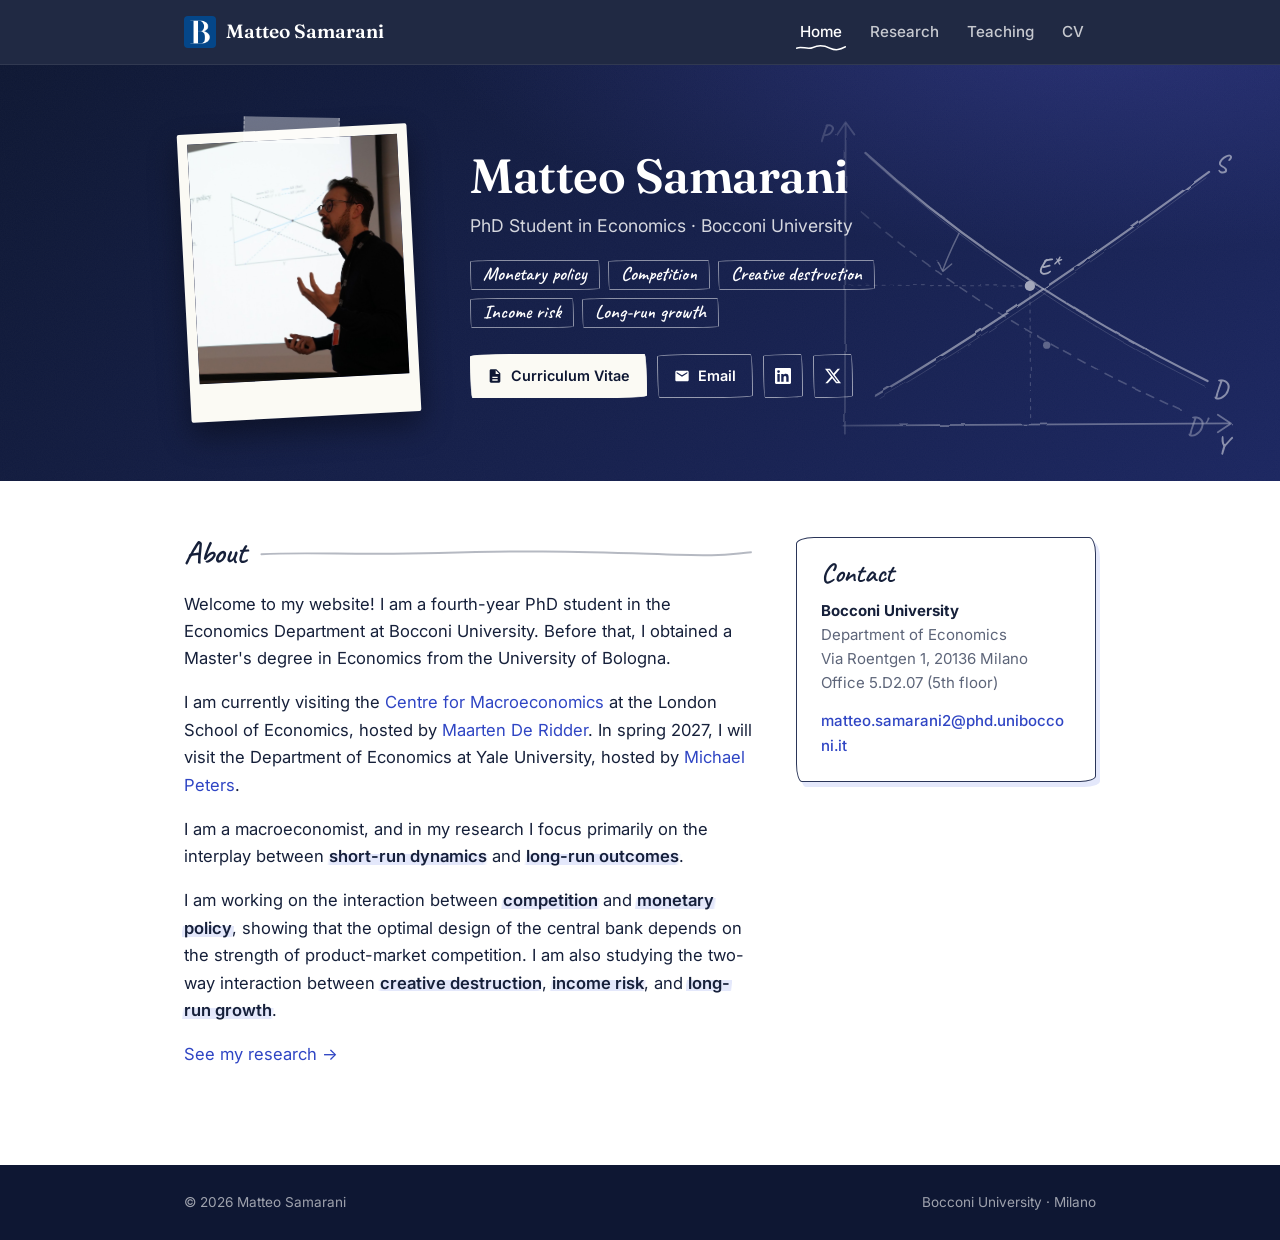
<file: index.html>
<!doctype html>
<html lang="en">
<head>
  <meta charset="utf-8">
  <meta name="viewport" content="width=device-width, initial-scale=1">
  <title>Matteo Samarani</title>
  <meta name="description" content="Matteo Samarani – PhD student in Economics at Bocconi University. Macroeconomics, monetary policy, competition, creative destruction and growth.">
  <meta name="theme-color" content="#0b1430">
  <link rel="icon" href="assets/logo.png" type="image/png">
  <link rel="preconnect" href="https://fonts.googleapis.com">
  <link rel="preconnect" href="https://fonts.gstatic.com" crossorigin>
  <link href="https://fonts.googleapis.com/css2?family=Caveat:wght@500;600;700&family=Fraunces:opsz,wght@9..144,600&family=Inter:wght@400;500;600;700&display=swap" rel="stylesheet">
  <link rel="stylesheet" href="assets/style.css">
</head>
<body>
  <header class="site-header">
    <div class="wrap">
      <a class="brand" href="./"><img class="mark" src="assets/logo.png" alt="" width="32" height="32">Matteo Samarani</a>
      <nav class="nav" aria-label="Main">
        <a href="./" aria-current="page">Home</a>
        <a href="research.html">Research</a>
        <a href="teaching.html">Teaching</a>
        <a href="https://www.dropbox.com/scl/fi/gnbclqhlugj8sgibgm73f/CV.pdf?rlkey=wbv7ettta80f11wmsxljmnzyr&amp;dl=0" target="_blank" rel="noopener">CV</a>
      </nav>
    </div>
  </header>

  <section class="band">
    <svg class="sketch" viewBox="0 0 640 500" preserveAspectRatio="xMaxYMid meet" aria-hidden="true">
      <defs>
        <filter id="chalk" x="-5%" y="-5%" width="110%" height="110%">
          <feTurbulence type="fractalNoise" baseFrequency="0.035" numOctaves="2" seed="7"/>
          <feDisplacementMap in="SourceGraphic" scale="4"/>
        </filter>
      </defs>
      <g filter="url(#chalk)" fill="none" stroke="#fff" stroke-linecap="round" stroke-linejoin="round">
        <!-- axes with arrowheads -->
        <path d="M80 470 L81 46" stroke-opacity=".55" stroke-width="2.5"/>
        <path d="M69 62 L81 44 L93 61" stroke-opacity=".55" stroke-width="2.5"/>
        <path d="M78 459 L606 456" stroke-opacity=".55" stroke-width="2.5"/>
        <path d="M590 444 L608 456 L590 468" stroke-opacity=".55" stroke-width="2.5"/>
        <!-- demand, drawn twice for a sketchy line -->
        <path class="draw" d="M108 86 Q 300 262 576 398" stroke-opacity=".75" stroke-width="3"/>
        <path d="M112 92 Q 304 270 572 405" stroke-opacity=".25" stroke-width="1.3"/>
        <!-- supply -->
        <path class="draw late" d="M122 418 Q 322 300 578 112" stroke-opacity=".75" stroke-width="3"/>
        <path d="M128 422 Q 326 306 574 120" stroke-opacity=".25" stroke-width="1.3"/>
        <!-- shifted demand -->
        <path d="M104 168 Q 284 322 540 438" stroke-opacity=".35" stroke-width="2.2" stroke-dasharray="11 10"/>
        <!-- guides from equilibrium -->
        <path d="M333 268 L334 455" stroke-opacity=".3" stroke-width="1.6" stroke-dasharray="4 7"/>
        <path d="M333 268 L84 267" stroke-opacity=".3" stroke-width="1.6" stroke-dasharray="4 7"/>
        <!-- shift arrow -->
        <path d="M236 196 Q 222 224 214 246" stroke-opacity=".5" stroke-width="2"/>
        <path d="M206 234 L214 248 L226 238" stroke-opacity=".5" stroke-width="2"/>
      </g>
      <circle cx="333" cy="268" r="7" fill="#fff"/>
      <circle cx="356" cy="349" r="5" fill="#fff" fill-opacity=".5"/>
      <g fill="#fff" fill-opacity=".8" font-size="34">
        <text x="44" y="70">P</text>
        <text x="588" y="496">Y</text>
        <text x="584" y="420">D</text>
        <text x="586" y="112">S</text>
        <text x="548" y="470" fill-opacity=".5">D′</text>
      </g>
      <text x="344" y="252" font-size="32" fill="#fff">E*</text>
    </svg>
    <div class="wrap hero">
      <div class="hero-photo">
        <img src="assets/photo.jpg" alt="Matteo Samarani presenting" width="905" height="1066">
      </div>
      <div>
        <h1>Matteo Samarani</h1>
        <p class="role">PhD Student in Economics &middot; Bocconi University</p>
        <div class="pills">
          <span class="pill">Monetary policy</span>
          <span class="pill">Competition</span>
          <span class="pill">Creative destruction</span>
          <span class="pill">Income risk</span>
          <span class="pill">Long-run growth</span>
        </div>
        <div class="actions">
          <a class="btn primary" href="https://www.dropbox.com/scl/fi/gnbclqhlugj8sgibgm73f/CV.pdf?rlkey=wbv7ettta80f11wmsxljmnzyr&amp;dl=0" target="_blank" rel="noopener">
            <svg viewBox="0 0 24 24" aria-hidden="true"><path d="M14 2H6c-1.1 0-2 .9-2 2v16c0 1.1.9 2 2 2h12c1.1 0 2-.9 2-2V8l-6-6zm-1 7V3.5L18.5 9H13zM8 13h8v2H8v-2zm0 4h8v2H8v-2z"/></svg>
            Curriculum Vitae
          </a>
          <a class="btn" href="mailto:matteo.samarani2@phd.unibocconi.it">
            <svg viewBox="0 0 24 24" aria-hidden="true"><path d="M20 4H4c-1.1 0-2 .9-2 2v12c0 1.1.9 2 2 2h16c1.1 0 2-.9 2-2V6c0-1.1-.9-2-2-2zm0 4-8 5-8-5V6l8 5 8-5v2z"/></svg>
            Email
          </a>
          <a class="btn icon" href="https://www.linkedin.com/in/matteo-samarani/" target="_blank" rel="noopener" aria-label="LinkedIn" title="LinkedIn">
            <svg viewBox="0 0 24 24" aria-hidden="true"><path d="M20.45 20.45h-3.55v-5.57c0-1.33-.03-3.04-1.85-3.04-1.85 0-2.14 1.45-2.14 2.94v5.67H9.35V9h3.41v1.56h.05c.48-.9 1.64-1.85 3.37-1.85 3.6 0 4.27 2.37 4.27 5.46v6.28zM5.34 7.43a2.06 2.06 0 1 1 0-4.12 2.06 2.06 0 0 1 0 4.12zM7.12 20.45H3.56V9h3.56v11.45zM22.22 0H1.77C.79 0 0 .77 0 1.73v20.54C0 23.23.79 24 1.77 24h20.45c.98 0 1.78-.77 1.78-1.73V1.73C24 .77 23.2 0 22.22 0z"/></svg>
          </a>
          <a class="btn icon" href="https://x.com/Macro_buddy_95" target="_blank" rel="noopener" aria-label="X (Twitter)" title="X">
            <svg viewBox="0 0 24 24" aria-hidden="true"><path d="M18.9 1.15h3.68l-8.04 9.19L24 22.85h-7.41l-5.8-7.58-6.64 7.58H.47l8.6-9.83L0 1.15h7.59l5.24 6.93 6.07-6.93zm-1.29 19.5h2.04L6.49 3.24H4.3l13.31 17.41z"/></svg>
          </a>
        </div>
      </div>
    </div>
  </section>

  <main>
    <div class="wrap about">
      <div>
        <h2 class="section-title">About</h2>
        <p>Welcome to my website! I am a fourth-year PhD student in the Economics Department at Bocconi University. Before that, I obtained a Master's degree in Economics from the University of Bologna.</p>
        <p>I am currently visiting the <a href="https://www.lse.ac.uk/CFM" target="_blank" rel="noopener">Centre for Macroeconomics</a> at the London School of Economics, hosted by <a href="https://www.maartenderidder.com/" target="_blank" rel="noopener">Maarten De Ridder</a>. In spring 2027, I will visit the Department of Economics at Yale University, hosted by <a href="https://economics.yale.edu/people/michael-peters" target="_blank" rel="noopener">Michael Peters</a>.</p>
        <p>I am a macroeconomist, and in my research I focus primarily on the interplay between <span class="hl">short-run dynamics</span> and <span class="hl">long-run outcomes</span>.</p>
        <p>I am working on the interaction between <span class="hl">competition</span> and <span class="hl">monetary policy</span>, showing that the optimal design of the central bank depends on the strength of product-market competition. I am also studying the two-way interaction between <span class="hl">creative destruction</span>, <span class="hl">income risk</span>, and <span class="hl">long-run growth</span>.</p>
        <p><a href="research.html">See my research &rarr;</a></p>
      </div>

      <aside class="card contact-card">
        <h3>Contact</h3>
        <address>
          <strong>Bocconi University</strong><br>
          Department of Economics<br>
          Via Roentgen 1, 20136 Milano<br>
          Office 5.D2.07 (5th floor)
        </address>
        <a class="mail" href="mailto:matteo.samarani2@phd.unibocconi.it">matteo.samarani2@phd.unibocconi.it</a>
      </aside>
    </div>
  </main>

  <footer class="site-footer">
    <div class="wrap">
      <span>&copy; 2026 Matteo Samarani</span>
      <span>Bocconi University &middot; Milano</span>
    </div>
  </footer>
</body>
</html>
</file>
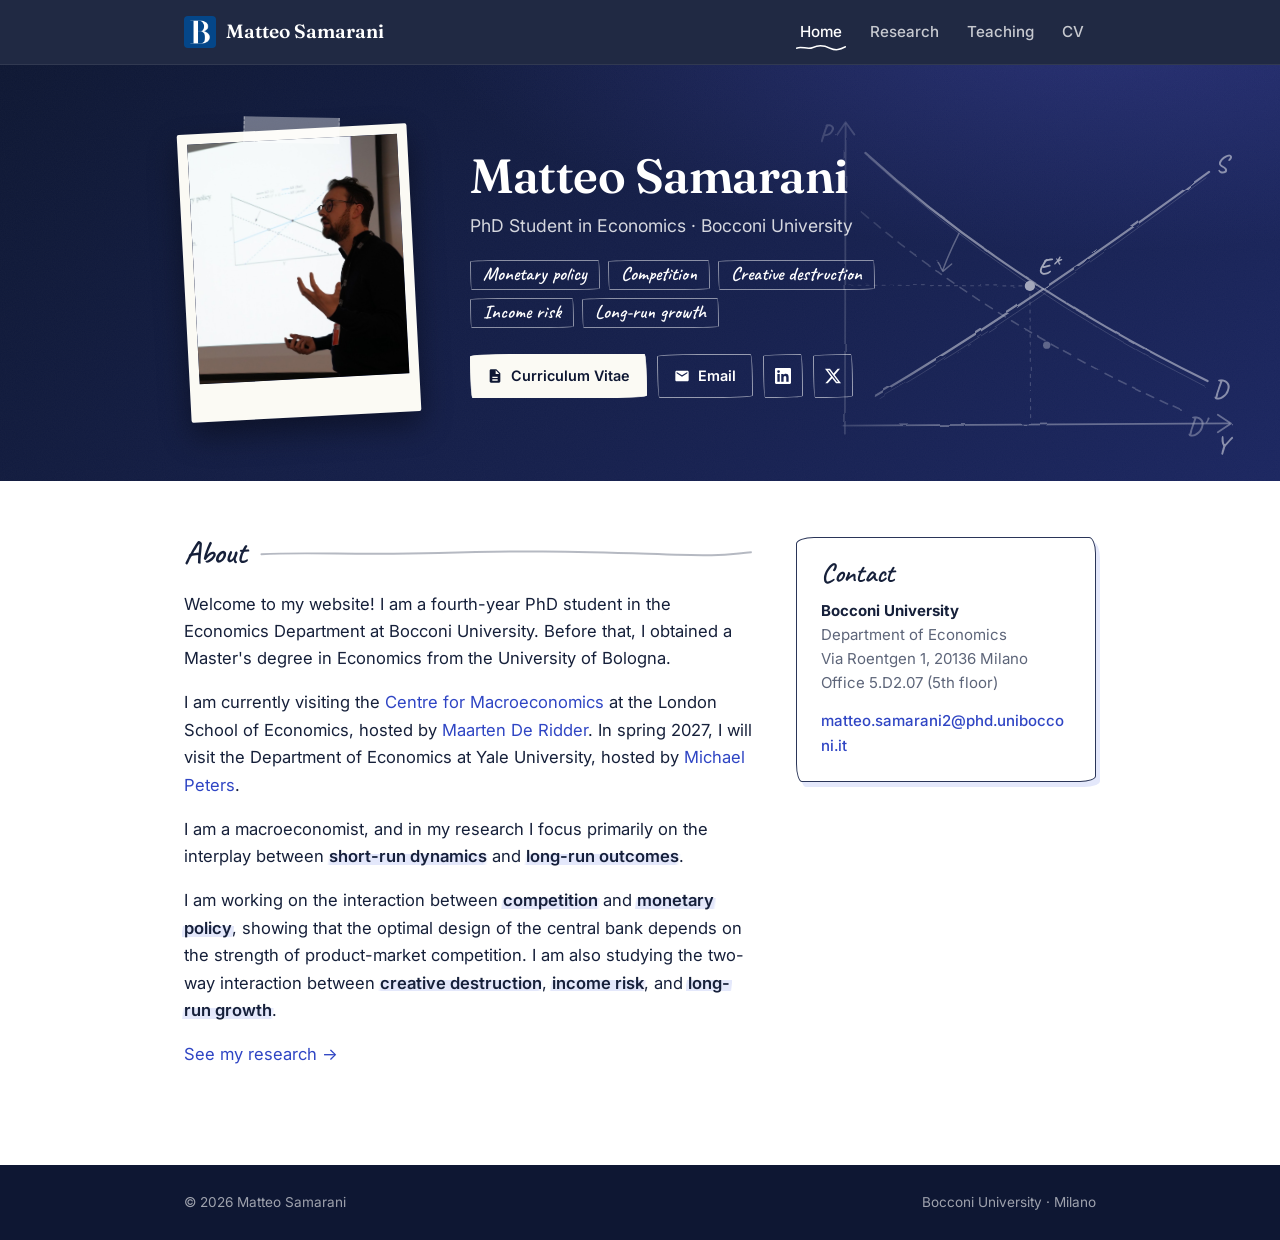
<file: home-page/index.html>
<!doctype html>
<html lang="en">
<head>
  <meta charset="utf-8">
  <title>Matteo Samarani</title>
  <link rel="canonical" href="https://www.matteosamarani.com/">
  <meta http-equiv="refresh" content="0; url=/">
  <meta name="robots" content="noindex">
  <script>location.replace("/");</script>
</head>
<body>
  <p>This page has moved to <a href="/">www.matteosamarani.com/</a>.</p>
</body>
</html>
</file>
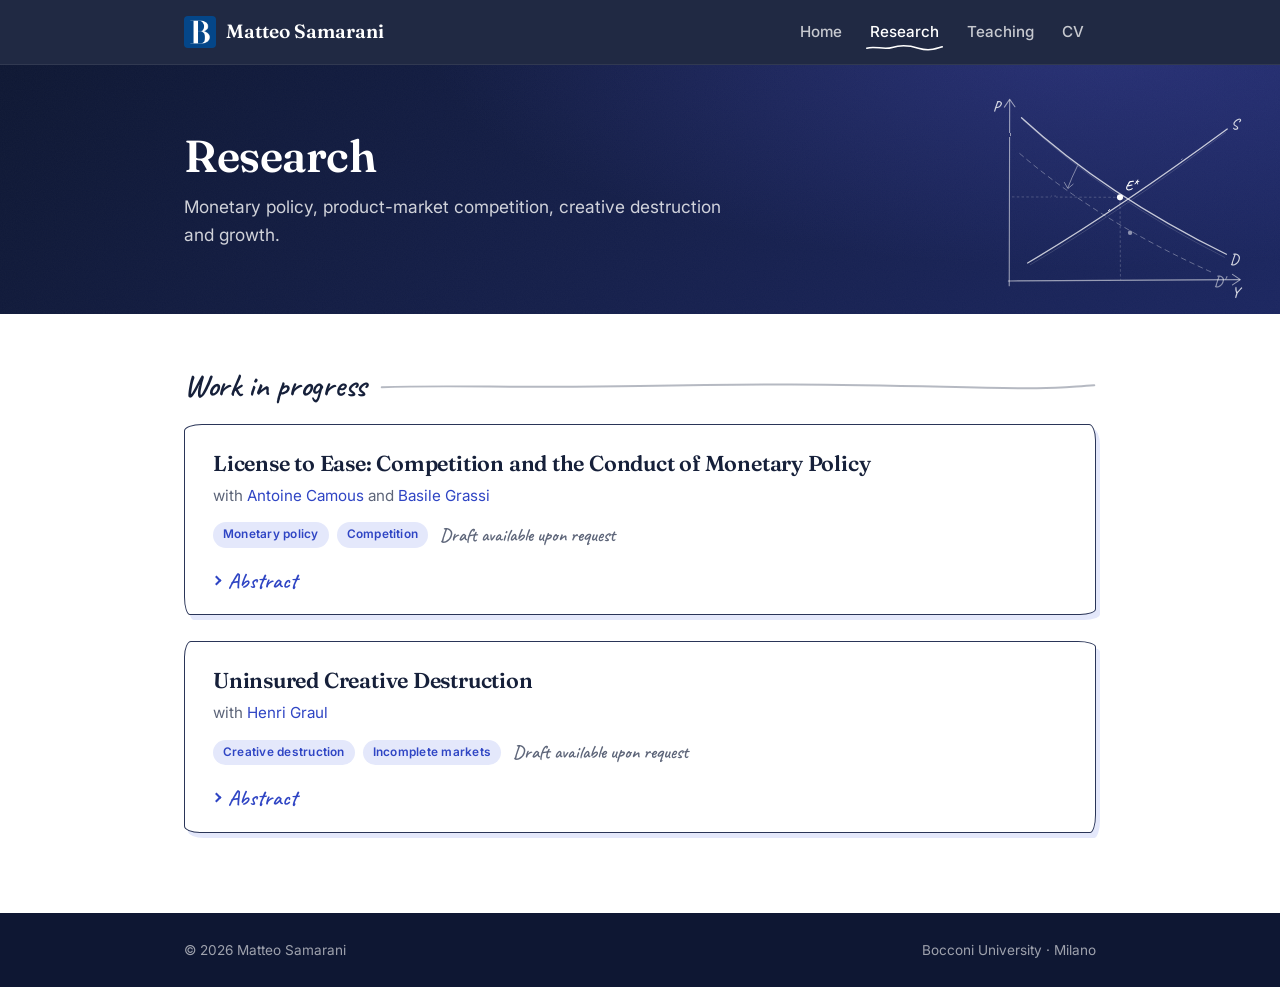
<file: home-page/research/index.html>
<!doctype html>
<html lang="en">
<head>
  <meta charset="utf-8">
  <title>Matteo Samarani</title>
  <link rel="canonical" href="https://www.matteosamarani.com/research.html">
  <meta http-equiv="refresh" content="0; url=/research.html">
  <meta name="robots" content="noindex">
  <script>location.replace("/research.html");</script>
</head>
<body>
  <p>This page has moved to <a href="/research.html">www.matteosamarani.com/research.html</a>.</p>
</body>
</html>
</file>
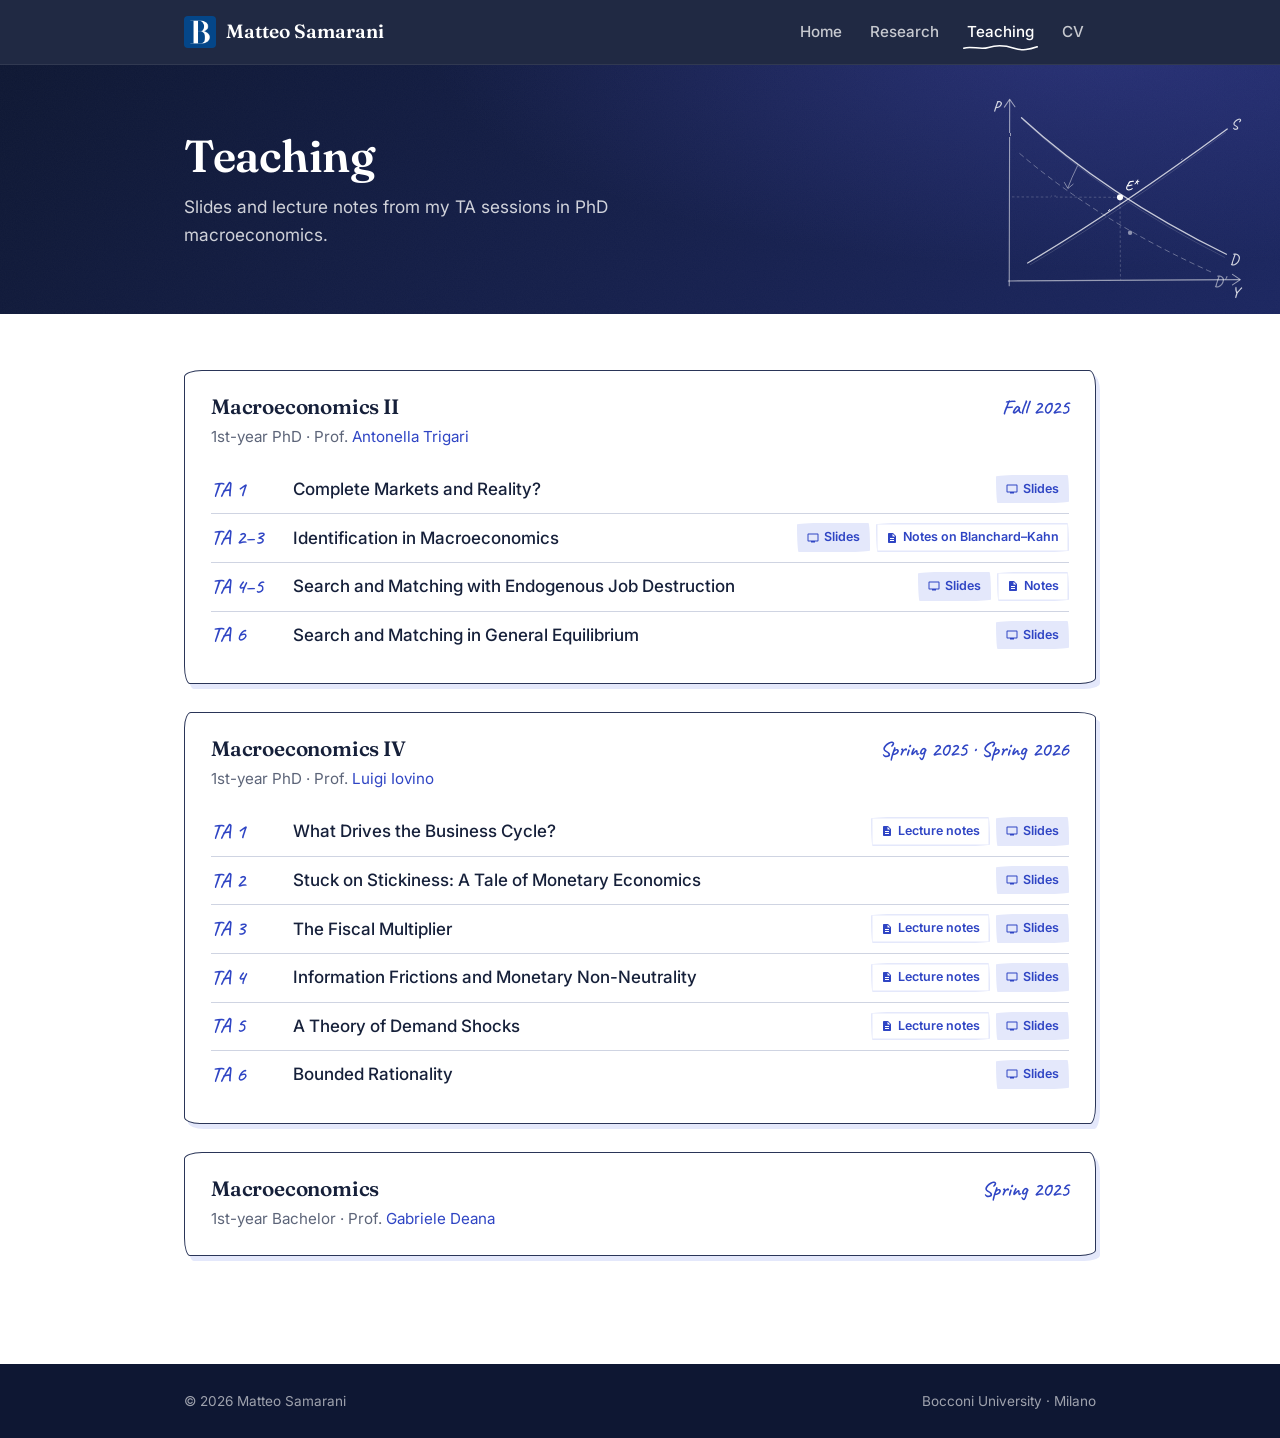
<file: home-page/teaching/index.html>
<!doctype html>
<html lang="en">
<head>
  <meta charset="utf-8">
  <title>Matteo Samarani</title>
  <link rel="canonical" href="https://www.matteosamarani.com/teaching.html">
  <meta http-equiv="refresh" content="0; url=/teaching.html">
  <meta name="robots" content="noindex">
  <script>location.replace("/teaching.html");</script>
</head>
<body>
  <p>This page has moved to <a href="/teaching.html">www.matteosamarani.com/teaching.html</a>.</p>
</body>
</html>
</file>
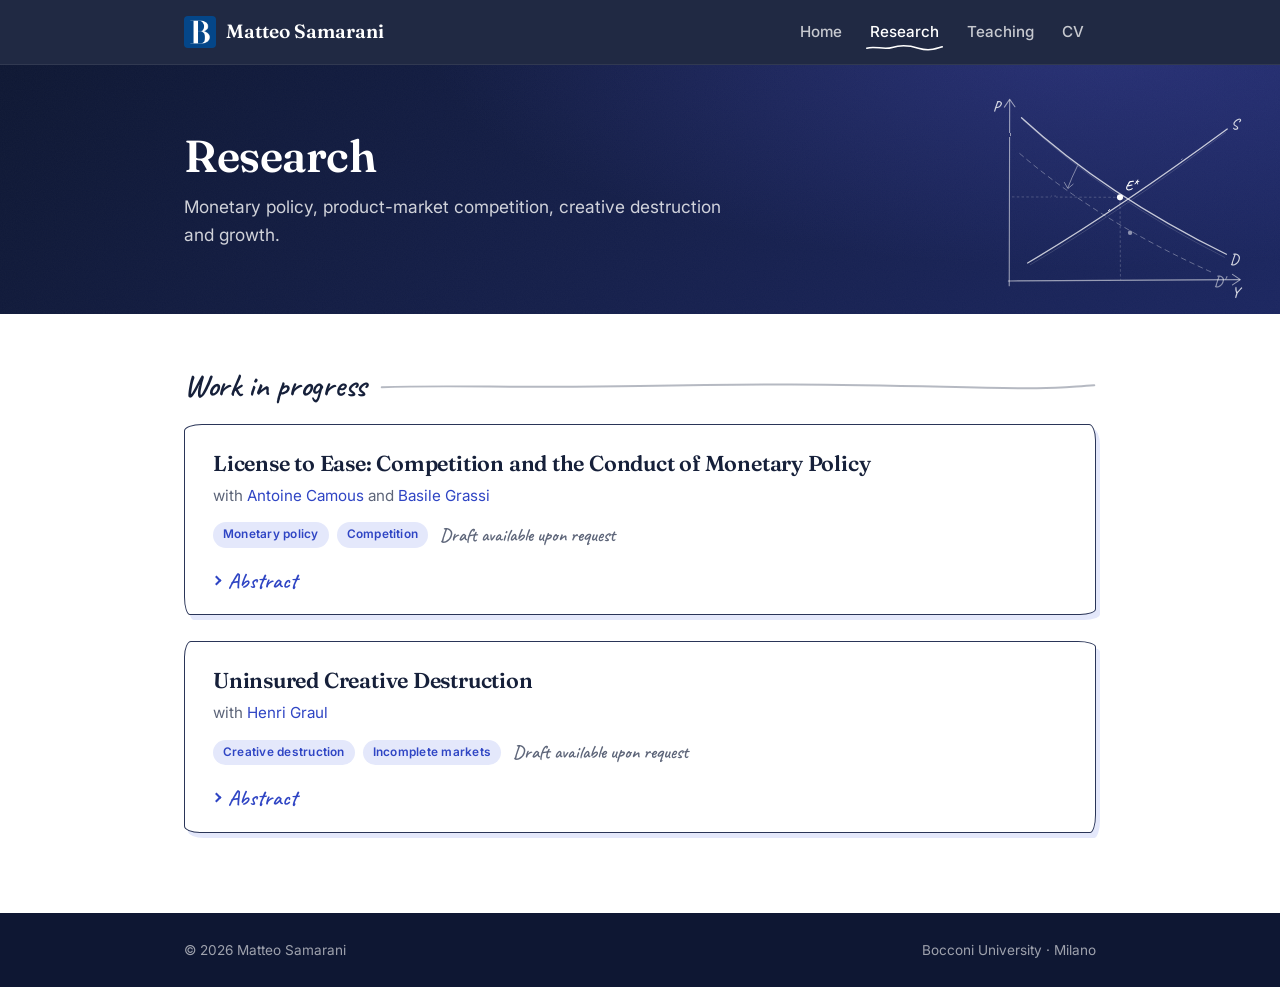
<file: research.html>
<!doctype html>
<html lang="en">
<head>
  <meta charset="utf-8">
  <meta name="viewport" content="width=device-width, initial-scale=1">
  <title>Research · Matteo Samarani</title>
  <meta name="description" content="Research by Matteo Samarani: competition and monetary policy; creative destruction under incomplete markets.">
  <meta name="theme-color" content="#0b1430">
  <link rel="icon" href="assets/logo.png" type="image/png">
  <link rel="preconnect" href="https://fonts.googleapis.com">
  <link rel="preconnect" href="https://fonts.gstatic.com" crossorigin>
  <link href="https://fonts.googleapis.com/css2?family=Caveat:wght@500;600;700&family=Fraunces:opsz,wght@9..144,600&family=Inter:wght@400;500;600;700&display=swap" rel="stylesheet">
  <link rel="stylesheet" href="assets/style.css">
</head>
<body>
  <header class="site-header">
    <div class="wrap">
      <a class="brand" href="./"><img class="mark" src="assets/logo.png" alt="" width="32" height="32">Matteo Samarani</a>
      <nav class="nav" aria-label="Main">
        <a href="./">Home</a>
        <a href="research.html" aria-current="page">Research</a>
        <a href="teaching.html">Teaching</a>
        <a href="https://www.dropbox.com/scl/fi/gnbclqhlugj8sgibgm73f/CV.pdf?rlkey=wbv7ettta80f11wmsxljmnzyr&amp;dl=0" target="_blank" rel="noopener">CV</a>
      </nav>
    </div>
  </header>

  <section class="band">
    <svg class="sketch" viewBox="0 0 640 500" preserveAspectRatio="xMaxYMid meet" aria-hidden="true">
      <defs>
        <filter id="chalk" x="-5%" y="-5%" width="110%" height="110%">
          <feTurbulence type="fractalNoise" baseFrequency="0.035" numOctaves="2" seed="7"/>
          <feDisplacementMap in="SourceGraphic" scale="4"/>
        </filter>
      </defs>
      <g filter="url(#chalk)" fill="none" stroke="#fff" stroke-linecap="round" stroke-linejoin="round">
        <!-- axes with arrowheads -->
        <path d="M80 470 L81 46" stroke-opacity=".55" stroke-width="2.5"/>
        <path d="M69 62 L81 44 L93 61" stroke-opacity=".55" stroke-width="2.5"/>
        <path d="M78 459 L606 456" stroke-opacity=".55" stroke-width="2.5"/>
        <path d="M590 444 L608 456 L590 468" stroke-opacity=".55" stroke-width="2.5"/>
        <!-- demand, drawn twice for a sketchy line -->
        <path class="draw" d="M108 86 Q 300 262 576 398" stroke-opacity=".75" stroke-width="3"/>
        <path d="M112 92 Q 304 270 572 405" stroke-opacity=".25" stroke-width="1.3"/>
        <!-- supply -->
        <path class="draw late" d="M122 418 Q 322 300 578 112" stroke-opacity=".75" stroke-width="3"/>
        <path d="M128 422 Q 326 306 574 120" stroke-opacity=".25" stroke-width="1.3"/>
        <!-- shifted demand -->
        <path d="M104 168 Q 284 322 540 438" stroke-opacity=".35" stroke-width="2.2" stroke-dasharray="11 10"/>
        <!-- guides from equilibrium -->
        <path d="M333 268 L334 455" stroke-opacity=".3" stroke-width="1.6" stroke-dasharray="4 7"/>
        <path d="M333 268 L84 267" stroke-opacity=".3" stroke-width="1.6" stroke-dasharray="4 7"/>
        <!-- shift arrow -->
        <path d="M236 196 Q 222 224 214 246" stroke-opacity=".5" stroke-width="2"/>
        <path d="M206 234 L214 248 L226 238" stroke-opacity=".5" stroke-width="2"/>
      </g>
      <circle cx="333" cy="268" r="7" fill="#fff"/>
      <circle cx="356" cy="349" r="5" fill="#fff" fill-opacity=".5"/>
      <g fill="#fff" fill-opacity=".8" font-size="34">
        <text x="44" y="70">P</text>
        <text x="588" y="496">Y</text>
        <text x="584" y="420">D</text>
        <text x="586" y="112">S</text>
        <text x="548" y="470" fill-opacity=".5">D′</text>
      </g>
      <text x="344" y="252" font-size="32" fill="#fff">E*</text>
    </svg>
    <div class="wrap">
      <h1>Research</h1>
      <p class="lede">Monetary policy, product-market competition, creative destruction and growth.</p>
    </div>
  </section>

  <main>
    <div class="wrap">
      <h2 class="section-title">Work in progress</h2>

      <div class="papers">
        <article class="card paper">
          <h3>License to Ease: Competition and the Conduct of Monetary Policy</h3>
          <p class="meta">
            with <a href="https://sites.google.com/site/antoinecamous/home" target="_blank" rel="noopener">Antoine Camous</a>
            and <a href="https://sites.google.com/site/grassibasile/home" target="_blank" rel="noopener">Basile Grassi</a>
          </p>
          <div class="tags">
            <span class="tag">Monetary policy</span>
            <span class="tag">Competition</span>
            <span class="tag muted">Draft available upon request</span>
          </div>
          <details class="abstract">
            <summary>Abstract</summary>
            <p>Monetary policy is transmitted through firms’ pricing decisions, which are shaped by the competitive environment. Competition policy affects that environment through measures that shape the degree of product-market competition. We study the interaction between competition policy and monetary policy in a New Keynesian model with oligopolistic competition. A competition authority chooses the degree of product-market competition, trading off its benefits against a resource cost, while a central bank conducts monetary policy under discretion. In this environment, competition shapes firms’ markups and strategic pricing incentives, thereby affecting both the slope of the Phillips curve and the long-run distortion that gives rise to inflation bias. We characterize the optimal institutional design when a benevolent planner delegates authority to both institutions and chooses their mandates. Our main result is that the optimal degree of central bank conservatism depends systematically on the effectiveness of competition policy. When competition can be promoted more effectively, equilibrium competition is higher, inflation bias is lower, and it is optimal to appoint a less conservative central bank. The analysis implies that competition policy and monetary policy should be jointly designed rather than in isolation.</p>
          </details>
        </article>

        <article class="card paper">
          <h3>Uninsured Creative Destruction</h3>
          <p class="meta">
            with <a href="https://sites.google.com/view/henrigraul/start" target="_blank" rel="noopener">Henri Graul</a>
          </p>
          <div class="tags">
            <span class="tag">Creative destruction</span>
            <span class="tag">Incomplete markets</span>
            <span class="tag muted">Draft available upon request</span>
          </div>
          <details class="abstract">
            <summary>Abstract</summary>
            <p>We propose a theory of creative destruction under incomplete markets. At its core is the observation that creative destruction shapes workers’ labor income process. When displaced workers are the economy’s savers, displacement risk moves the demand for assets and, with it, the return at which innovation is financed. In a quality-ladder model, households self-insure with a liquid bond and the stock that finances entrants. Because the stock provides worse insurance against unemployment, it pays a liquidity premium that moves firms’ discount rate and, through free entry, the pace of creative destruction. Incomplete markets can accelerate or slow creative destruction relative to complete markets, depending on whether the precautionary motive or the liquidity channel prevails. Creative destruction rises with consumption inequality, implying a trade-off between reducing inequality and sustaining growth.</p>
          </details>
        </article>
      </div>
    </div>
  </main>

  <footer class="site-footer">
    <div class="wrap">
      <span>&copy; 2026 Matteo Samarani</span>
      <span>Bocconi University &middot; Milano</span>
    </div>
  </footer>
</body>
</html>
</file>
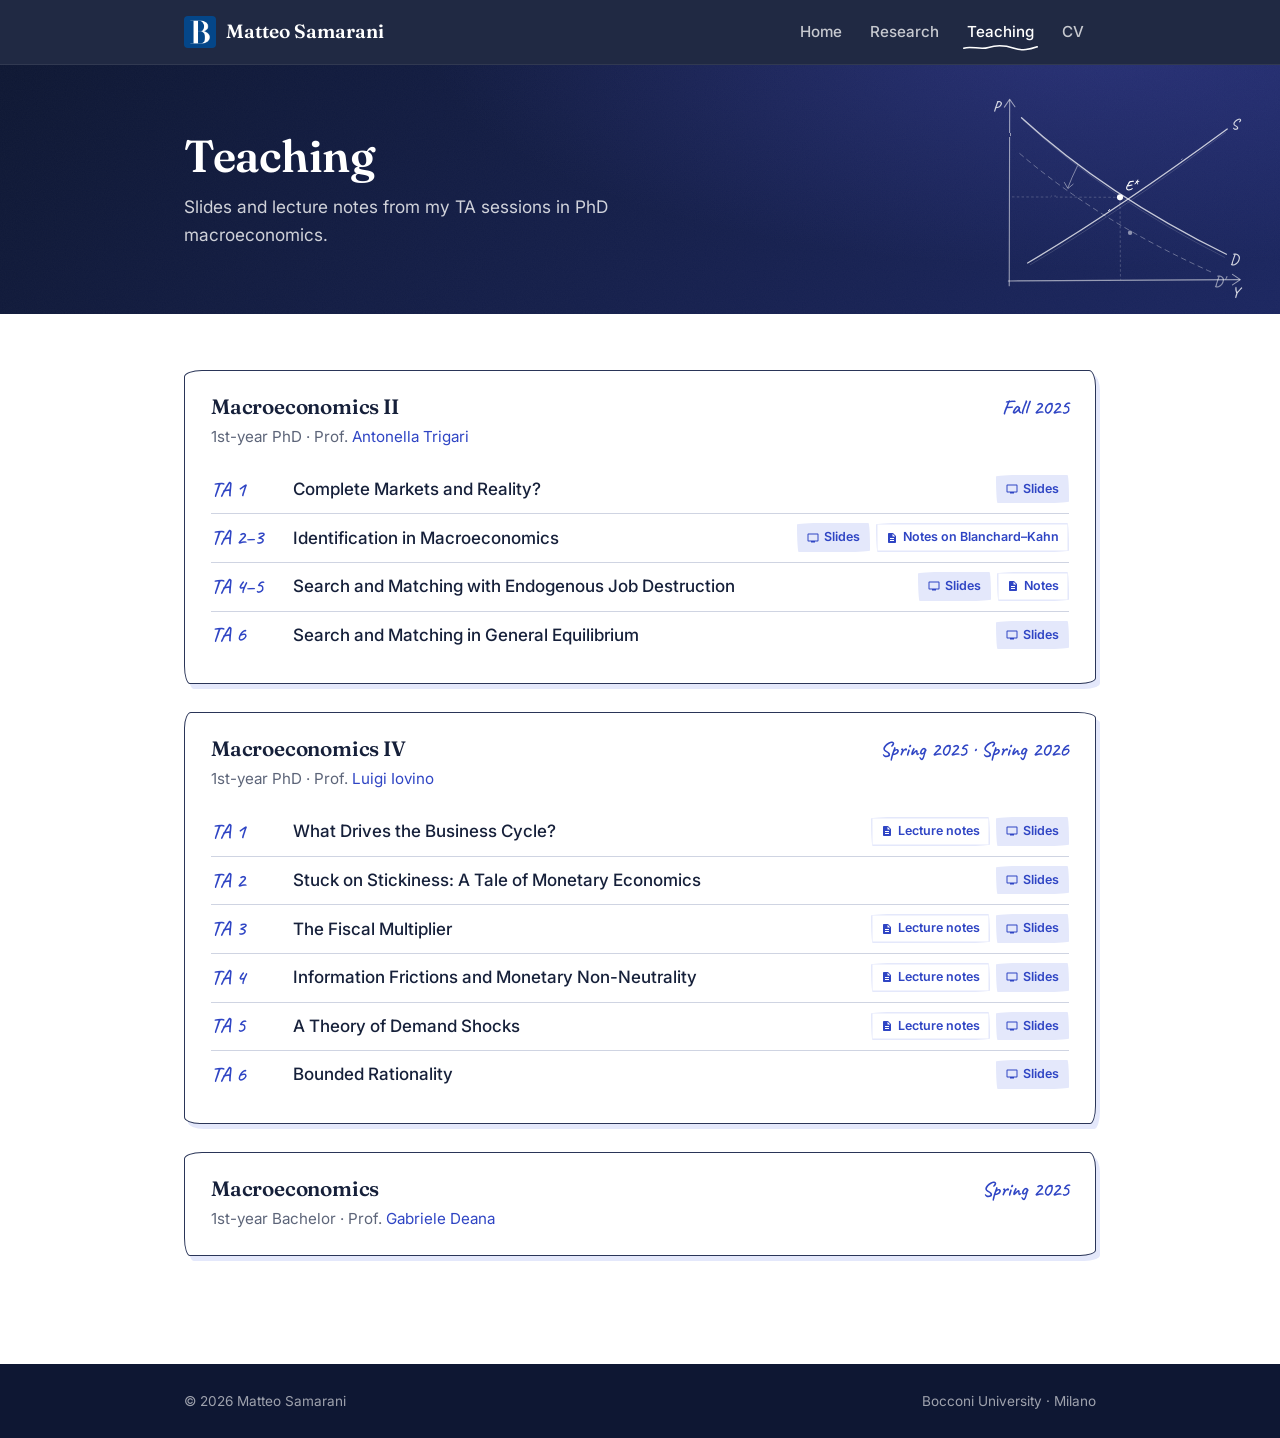
<file: teaching.html>
<!doctype html>
<html lang="en">
<head>
  <meta charset="utf-8">
  <meta name="viewport" content="width=device-width, initial-scale=1">
  <title>Teaching · Matteo Samarani</title>
  <meta name="description" content="Teaching by Matteo Samarani at Bocconi University: PhD and undergraduate macroeconomics TA sessions, slides and lecture notes.">
  <meta name="theme-color" content="#0b1430">
  <link rel="icon" href="assets/logo.png" type="image/png">
  <link rel="preconnect" href="https://fonts.googleapis.com">
  <link rel="preconnect" href="https://fonts.gstatic.com" crossorigin>
  <link href="https://fonts.googleapis.com/css2?family=Caveat:wght@500;600;700&family=Fraunces:opsz,wght@9..144,600&family=Inter:wght@400;500;600;700&display=swap" rel="stylesheet">
  <link rel="stylesheet" href="assets/style.css">
</head>
<body>
  <svg width="0" height="0" style="position:absolute" aria-hidden="true">
    <symbol id="i-slides" viewBox="0 0 24 24"><path d="M21 3H3c-1.1 0-2 .9-2 2v12c0 1.1.9 2 2 2h5v2h8v-2h5c1.1 0 2-.9 2-2V5c0-1.1-.9-2-2-2zm0 14H3V5h18v12z"/></symbol>
    <symbol id="i-notes" viewBox="0 0 24 24"><path d="M14 2H6c-1.1 0-2 .9-2 2v16c0 1.1.9 2 2 2h12c1.1 0 2-.9 2-2V8l-6-6zm2 16H8v-2h8v2zm0-4H8v-2h8v2zm-3-5V3.5L18.5 9H13z"/></symbol>
  </svg>

  <header class="site-header">
    <div class="wrap">
      <a class="brand" href="./"><img class="mark" src="assets/logo.png" alt="" width="32" height="32">Matteo Samarani</a>
      <nav class="nav" aria-label="Main">
        <a href="./">Home</a>
        <a href="research.html">Research</a>
        <a href="teaching.html" aria-current="page">Teaching</a>
        <a href="https://www.dropbox.com/scl/fi/gnbclqhlugj8sgibgm73f/CV.pdf?rlkey=wbv7ettta80f11wmsxljmnzyr&amp;dl=0" target="_blank" rel="noopener">CV</a>
      </nav>
    </div>
  </header>

  <section class="band">
    <svg class="sketch" viewBox="0 0 640 500" preserveAspectRatio="xMaxYMid meet" aria-hidden="true">
      <defs>
        <filter id="chalk" x="-5%" y="-5%" width="110%" height="110%">
          <feTurbulence type="fractalNoise" baseFrequency="0.035" numOctaves="2" seed="7"/>
          <feDisplacementMap in="SourceGraphic" scale="4"/>
        </filter>
      </defs>
      <g filter="url(#chalk)" fill="none" stroke="#fff" stroke-linecap="round" stroke-linejoin="round">
        <!-- axes with arrowheads -->
        <path d="M80 470 L81 46" stroke-opacity=".55" stroke-width="2.5"/>
        <path d="M69 62 L81 44 L93 61" stroke-opacity=".55" stroke-width="2.5"/>
        <path d="M78 459 L606 456" stroke-opacity=".55" stroke-width="2.5"/>
        <path d="M590 444 L608 456 L590 468" stroke-opacity=".55" stroke-width="2.5"/>
        <!-- demand, drawn twice for a sketchy line -->
        <path class="draw" d="M108 86 Q 300 262 576 398" stroke-opacity=".75" stroke-width="3"/>
        <path d="M112 92 Q 304 270 572 405" stroke-opacity=".25" stroke-width="1.3"/>
        <!-- supply -->
        <path class="draw late" d="M122 418 Q 322 300 578 112" stroke-opacity=".75" stroke-width="3"/>
        <path d="M128 422 Q 326 306 574 120" stroke-opacity=".25" stroke-width="1.3"/>
        <!-- shifted demand -->
        <path d="M104 168 Q 284 322 540 438" stroke-opacity=".35" stroke-width="2.2" stroke-dasharray="11 10"/>
        <!-- guides from equilibrium -->
        <path d="M333 268 L334 455" stroke-opacity=".3" stroke-width="1.6" stroke-dasharray="4 7"/>
        <path d="M333 268 L84 267" stroke-opacity=".3" stroke-width="1.6" stroke-dasharray="4 7"/>
        <!-- shift arrow -->
        <path d="M236 196 Q 222 224 214 246" stroke-opacity=".5" stroke-width="2"/>
        <path d="M206 234 L214 248 L226 238" stroke-opacity=".5" stroke-width="2"/>
      </g>
      <circle cx="333" cy="268" r="7" fill="#fff"/>
      <circle cx="356" cy="349" r="5" fill="#fff" fill-opacity=".5"/>
      <g fill="#fff" fill-opacity=".8" font-size="34">
        <text x="44" y="70">P</text>
        <text x="588" y="496">Y</text>
        <text x="584" y="420">D</text>
        <text x="586" y="112">S</text>
        <text x="548" y="470" fill-opacity=".5">D′</text>
      </g>
      <text x="344" y="252" font-size="32" fill="#fff">E*</text>
    </svg>
    <div class="wrap">
      <h1>Teaching</h1>
      <p class="lede">Slides and lecture notes from my TA sessions in PhD macroeconomics.</p>
    </div>
  </section>

  <main>
    <div class="wrap">
      <section class="card course">
        <div class="course-head">
          <h3>Macroeconomics II</h3>
          <span class="when">Fall 2025</span>
        </div>
        <p class="meta">1st-year PhD &middot; Prof. <a href="https://sites.google.com/view/antonellatrigari" target="_blank" rel="noopener">Antonella Trigari</a></p>
        <ul class="sessions">
          <li>
            <span class="num">TA 1</span>
            <span class="topic">Complete Markets and Reality?</span>
            <span class="files">
              <a class="chip" href="https://www.dropbox.com/scl/fi/t6w258pwyupjrgo4556q6/TA_I.pdf?rlkey=g8ep4y3sgxibqpt9fl06zuvpt&amp;dl=0" target="_blank" rel="noopener"><svg aria-hidden="true"><use href="#i-slides"/></svg>Slides</a>
            </span>
          </li>
          <li>
            <span class="num">TA 2–3</span>
            <span class="topic">Identification in Macroeconomics</span>
            <span class="files">
              <a class="chip" href="https://www.dropbox.com/scl/fi/2tkod86i9skl89b1vr6xg/TA_II_handout.pdf?rlkey=s7yrn76061e7bzrlxrrf8aehb&amp;dl=0" target="_blank" rel="noopener"><svg aria-hidden="true"><use href="#i-slides"/></svg>Slides</a>
              <a class="chip notes" href="https://www.dropbox.com/scl/fi/lous9mu97asl2no1bdr3h/Notes_BK.pdf?rlkey=opus5422n647o6c5krr38sk0y&amp;dl=0" target="_blank" rel="noopener"><svg aria-hidden="true"><use href="#i-notes"/></svg>Notes on Blanchard–Kahn</a>
            </span>
          </li>
          <li>
            <span class="num">TA 4–5</span>
            <span class="topic">Search and Matching with Endogenous Job Destruction</span>
            <span class="files">
              <a class="chip" href="https://www.dropbox.com/scl/fi/0rv2fum3st8vsmj9keuut/TA-4_handout.pdf?rlkey=5mbq0jn5hpwpudkhlcp91xrnv&amp;dl=0" target="_blank" rel="noopener"><svg aria-hidden="true"><use href="#i-slides"/></svg>Slides</a>
              <a class="chip notes" href="https://www.dropbox.com/scl/fi/sli8axd94rjg8chlvagpn/Notes_Endogenous_JD.pdf?rlkey=d3d9mastjdm0mpbv5qdi4lg8e&amp;dl=0" target="_blank" rel="noopener"><svg aria-hidden="true"><use href="#i-notes"/></svg>Notes</a>
            </span>
          </li>
          <li>
            <span class="num">TA 6</span>
            <span class="topic">Search and Matching in General Equilibrium</span>
            <span class="files">
              <a class="chip" href="https://www.dropbox.com/scl/fi/zc83cofg2kr2qlpht50pv/TA_6_handout.pdf?rlkey=ykr18314s5gcwl9brejm5i1iu&amp;dl=0" target="_blank" rel="noopener"><svg aria-hidden="true"><use href="#i-slides"/></svg>Slides</a>
            </span>
          </li>
        </ul>
      </section>

      <section class="card course">
        <div class="course-head">
          <h3>Macroeconomics IV</h3>
          <span class="when">Spring 2025 &middot; Spring 2026</span>
        </div>
        <p class="meta">1st-year PhD &middot; Prof. <a href="https://www.luigiiovino.com/" target="_blank" rel="noopener">Luigi Iovino</a></p>
        <ul class="sessions">
          <li>
            <span class="num">TA 1</span>
            <span class="topic">What Drives the Business Cycle?</span>
            <span class="files">
              <a class="chip notes" href="https://www.dropbox.com/scl/fi/pa1hk7iipy126tug743my/IFD_Notes.pdf?rlkey=js7k9es3xaks9g0t9hdqs749d&amp;dl=0" target="_blank" rel="noopener"><svg aria-hidden="true"><use href="#i-notes"/></svg>Lecture notes</a>
              <a class="chip" href="https://www.dropbox.com/scl/fi/m1xfn68hzwasqbgovkyv9/TA_I.pdf?rlkey=xs93bv4gwp9g15pfrfs7sr7e6&amp;dl=0" target="_blank" rel="noopener"><svg aria-hidden="true"><use href="#i-slides"/></svg>Slides</a>
            </span>
          </li>
          <li>
            <span class="num">TA 2</span>
            <span class="topic">Stuck on Stickiness: A Tale of Monetary Economics</span>
            <span class="files">
              <a class="chip" href="https://www.dropbox.com/scl/fi/2lvpacw3bnu2bj68ee848/TA_2_Handout.pdf?rlkey=9neyk8zs1etw2ublue4x4x7iy&amp;dl=0" target="_blank" rel="noopener"><svg aria-hidden="true"><use href="#i-slides"/></svg>Slides</a>
            </span>
          </li>
          <li>
            <span class="num">TA 3</span>
            <span class="topic">The Fiscal Multiplier</span>
            <span class="files">
              <a class="chip notes" href="https://www.dropbox.com/scl/fi/bnh72wg10nvcb41sciufe/Fiscal_Multiplier_Notes.pdf?rlkey=6fzzm9hi09dkw5nelhbw7x365&amp;dl=0" target="_blank" rel="noopener"><svg aria-hidden="true"><use href="#i-notes"/></svg>Lecture notes</a>
              <a class="chip" href="https://www.dropbox.com/scl/fi/zvj69hn6eaf0cvb55vnr6/TA_3_handout.pdf?rlkey=atct5zi5h68102odtn9kmgkzf&amp;dl=0" target="_blank" rel="noopener"><svg aria-hidden="true"><use href="#i-slides"/></svg>Slides</a>
            </span>
          </li>
          <li>
            <span class="num">TA 4</span>
            <span class="topic">Information Frictions and Monetary Non-Neutrality</span>
            <span class="files">
              <a class="chip notes" href="https://www.dropbox.com/scl/fi/otgpeq5yk0v6gioj2tx0b/Lucas_Island_Notes.pdf?rlkey=k73ss97cb1cuu8aswbwgvdmq6&amp;dl=0" target="_blank" rel="noopener"><svg aria-hidden="true"><use href="#i-notes"/></svg>Lecture notes</a>
              <a class="chip" href="https://www.dropbox.com/scl/fi/lbdx5tuzqrmdogdixswan/TA_4_handout.pdf?rlkey=bc5lo9sioqt8e6l848zfabsvr&amp;dl=0" target="_blank" rel="noopener"><svg aria-hidden="true"><use href="#i-slides"/></svg>Slides</a>
            </span>
          </li>
          <li>
            <span class="num">TA 5</span>
            <span class="topic">A Theory of Demand Shocks</span>
            <span class="files">
              <a class="chip notes" href="https://www.dropbox.com/scl/fi/47c8vxhtotjhff2sbhiia/Noise_Shocks_Lecture_Notes.pdf?rlkey=dueowdbd1jbg4gd9m88000qkw&amp;dl=0" target="_blank" rel="noopener"><svg aria-hidden="true"><use href="#i-notes"/></svg>Lecture notes</a>
              <a class="chip" href="https://www.dropbox.com/scl/fi/v314szzq19r1syv4xwhsg/TA_5_handout.pdf?rlkey=pcxlhyrv6j6dfdqd2jkr5uoru&amp;dl=0" target="_blank" rel="noopener"><svg aria-hidden="true"><use href="#i-slides"/></svg>Slides</a>
            </span>
          </li>
          <li>
            <span class="num">TA 6</span>
            <span class="topic">Bounded Rationality</span>
            <span class="files">
              <a class="chip" href="https://www.dropbox.com/scl/fi/b5dkgocq77fmxfrg4n723/TA_6_handout.pdf?rlkey=u4lgses00bymjxce2sbjzwudl&amp;dl=0" target="_blank" rel="noopener"><svg aria-hidden="true"><use href="#i-slides"/></svg>Slides</a>
            </span>
          </li>
        </ul>
      </section>

      <section class="card course">
        <div class="course-head">
          <h3>Macroeconomics</h3>
          <span class="when">Spring 2025</span>
        </div>
        <p class="meta">1st-year Bachelor &middot; Prof. <a href="https://sites.google.com/view/gabrieledeana/biography" target="_blank" rel="noopener">Gabriele Deana</a></p>
      </section>
    </div>
  </main>

  <footer class="site-footer">
    <div class="wrap">
      <span>&copy; 2026 Matteo Samarani</span>
      <span>Bocconi University &middot; Milano</span>
    </div>
  </footer>
</body>
</html>
</file>
<file: assets/style.css>
/* ---------- Tokens ---------- */
:root {
  --bg: #ffffff;
  --grid: transparent;
  --surface: #ffffff;
  --text: #16203a;
  --muted: #5d6579;
  --rule: #cfd4e2;
  --sketch: #2a3558;       /* pencil line on cards */
  --ink: #0e1733;          /* blackboard navy */
  --ink-2: #1b2660;
  --accent: #2f45c4;
  --accent-soft: #e4e8fb;
  --chalk: #ffffff;        /* single highlight on the board */
  --serif: "Fraunces", Georgia, "Times New Roman", serif;
  --sans: "Inter", system-ui, -apple-system, "Segoe UI", Roboto, sans-serif;
  --hand: "Caveat", "Segoe Print", "Bradley Hand", cursive;
  --maxw: 960px;
  --squiggle: url("data:image/svg+xml,%3Csvg xmlns='http://www.w3.org/2000/svg' viewBox='0 0 100 10' preserveAspectRatio='none'%3E%3Cpath d='M1 6 C 12 2, 22 9, 34 5 S 56 2, 68 6 S 88 8, 99 4' fill='none' stroke='black' stroke-width='2.2' stroke-linecap='round'/%3E%3C/svg%3E");
  --wave: url("data:image/svg+xml,%3Csvg xmlns='http://www.w3.org/2000/svg' viewBox='0 0 800 10' preserveAspectRatio='none'%3E%3Cpath d='M2 6.5 C 80 3.5, 160 8, 290 5 S 500 2.5, 630 6 S 750 7.5, 798 4' fill='none' stroke='black' stroke-width='2.4' stroke-linecap='round'/%3E%3C/svg%3E");
  --sketch-radius: 18px 7px 16px 6px / 7px 16px 6px 18px;
  color-scheme: light;
}

/* ---------- Base ---------- */
*, *::before, *::after { box-sizing: border-box; }
html { -webkit-text-size-adjust: 100%; scroll-behavior: smooth; }
body {
  margin: 0;
  background-color: var(--bg);
  background-image:
    linear-gradient(var(--grid) 1px, transparent 1px),
    linear-gradient(90deg, var(--grid) 1px, transparent 1px);
  background-size: 28px 28px;
  color: var(--text);
  font-family: var(--sans);
  font-size: 17px;
  line-height: 1.65;
}
a { color: var(--accent); text-decoration: none; transition: color .15s ease; }
a:hover { text-decoration: underline; text-decoration-style: wavy; text-decoration-thickness: 1px; text-underline-offset: 4px; }
h1, h2, h3 { font-family: var(--serif); font-weight: 600; line-height: 1.2; margin: 0; letter-spacing: -.01em; }
p { margin: 0 0 1em; }
.wrap { max-width: var(--maxw); margin: 0 auto; padding: 0 24px; }

/* ---------- Header ---------- */
.site-header {
  background: color-mix(in srgb, var(--ink) 92%, transparent);
  backdrop-filter: blur(10px);
  -webkit-backdrop-filter: blur(10px);
  border-bottom: 1px solid rgba(255, 255, 255, .08);
  position: sticky; top: 0; z-index: 10;
}
.site-header .wrap {
  display: flex; align-items: center; justify-content: space-between;
  gap: 16px; min-height: 64px; flex-wrap: wrap;
}
.brand {
  display: inline-flex; align-items: center; gap: 10px;
  font-family: var(--serif); font-size: 1.2rem; font-weight: 600; color: #fff;
}
.brand:hover { text-decoration: none; }
.brand .mark { width: 32px; height: 32px; border-radius: 4px; display: block; }
.nav { display: flex; gap: 4px; flex-wrap: wrap; }
.nav a {
  position: relative; color: rgba(255, 255, 255, .75); font-size: .95rem; font-weight: 500;
  padding: 6px 12px;
}
.nav a:hover { color: #fff; text-decoration: none; }
.nav a[aria-current="page"] { color: #fff; }
.nav a[aria-current="page"]::after,
.nav a:hover::after {
  content: ""; position: absolute; left: 8px; right: 8px; bottom: 0; height: 7px;
  background: var(--chalk);
  -webkit-mask: var(--squiggle) center / 100% 100% no-repeat;
          mask: var(--squiggle) center / 100% 100% no-repeat;
}
.nav a:hover:not([aria-current="page"])::after { background: rgba(255, 255, 255, .45); }

/* ---------- Blackboard band ---------- */
.band {
  position: relative; overflow: hidden; color: #fff;
  background:
    radial-gradient(1100px 380px at 85% -10%, rgba(99, 102, 241, .22), transparent 60%),
    linear-gradient(135deg, var(--ink), var(--ink-2));
}
.band::before { /* chalk dust */
  content: ""; position: absolute; inset: 0; pointer-events: none; opacity: .5;
  background-image: url("data:image/svg+xml,%3Csvg xmlns='http://www.w3.org/2000/svg' width='160' height='160'%3E%3Cfilter id='n'%3E%3CfeTurbulence type='fractalNoise' baseFrequency='.9' numOctaves='2' stitchTiles='stitch'/%3E%3CfeColorMatrix values='0 0 0 0 1 0 0 0 0 1 0 0 0 0 1 0 0 0 .05 0'/%3E%3C/filter%3E%3Crect width='100%25' height='100%25' filter='url(%23n)'/%3E%3C/svg%3E");
}
.sketch {
  position: absolute; right: 2%; top: 6%; height: 88%; width: min(38%, 520px);
  pointer-events: none;
  -webkit-mask-image: linear-gradient(90deg, transparent 0%, #000 35%);
          mask-image: linear-gradient(90deg, transparent 0%, #000 35%);
}
.sketch text { font-family: var(--hand); font-weight: 600; }
.band .wrap { position: relative; padding-top: 64px; padding-bottom: 64px; }
.band h1 { font-size: 2.8rem; max-width: 560px; }
.band:has(.hero) .sketch { opacity: .6; }
@media (max-width: 1050px) { .band:has(.hero) .sketch { opacity: .25; } }
.hero > div:last-child { max-width: 470px; }
.band .lede { color: rgba(255, 255, 255, .8); font-size: 1.08rem; margin: 10px 0 0; max-width: 560px; }
.eyebrow {
  display: inline-block; font-family: var(--hand); font-size: 1.65rem; font-weight: 600;
  line-height: 1; color: var(--chalk); margin-bottom: 8px;
}

/* Home hero */
.hero { display: grid; grid-template-columns: 230px 1fr; gap: 56px; align-items: center; }
.hero-photo { position: relative; transform: rotate(-3deg); }
.hero-photo img {
  display: block; width: 100%; height: auto; aspect-ratio: 4 / 5;
  object-fit: cover; object-position: 75% 30%;
  border: 10px solid #fbfaf4; border-bottom-width: 38px; border-radius: 2px;
  box-shadow: 0 14px 30px rgba(0, 0, 0, .4);
}
.hero-photo::after { /* tape */
  content: ""; position: absolute; top: -12px; left: 50%; width: 96px; height: 26px;
  transform: translateX(-50%) rotate(4deg);
  background: rgba(255, 255, 255, .38);
  border-left: 1px dashed rgba(255, 255, 255, .4); border-right: 1px dashed rgba(255, 255, 255, .4);
}
.hero h1 { font-size: 3rem; }
.hero .role { color: rgba(255, 255, 255, .82); font-size: 1.1rem; margin: 6px 0 20px; }
.pills { display: flex; flex-wrap: wrap; gap: 8px; margin-bottom: 26px; }
.pill {
  font-family: var(--hand); font-size: 1.2rem; font-weight: 600; line-height: 1.1;
  padding: 3px 12px 4px; color: #fff;
  border: 1.5px solid rgba(255, 255, 255, .5);
  border-radius: 255px 15px 225px 15px / 15px 225px 15px 255px;
}

.actions { display: flex; flex-wrap: wrap; gap: 10px; }
.btn {
  display: inline-flex; align-items: center; gap: 8px;
  padding: 9px 16px; font-size: .9rem; font-weight: 600;
  color: #fff; background: transparent; border: 1.5px solid rgba(255, 255, 255, .55);
  border-radius: 255px 15px 225px 15px / 15px 225px 15px 255px;
  transition: transform .15s ease, background .15s ease;
}
.btn:hover { text-decoration: none; transform: translateY(-1px); background: rgba(255, 255, 255, .1); }
.btn svg { width: 16px; height: 16px; fill: currentColor; flex: none; }
.btn.primary { background: #fbfaf4; border-color: #fbfaf4; color: var(--ink); }
.btn.primary:hover { background: #fff; }
.btn.icon { padding: 9px 11px; }

/* ---------- Main ---------- */
main { padding: 56px 0 80px; }
.section-title {
  display: flex; align-items: center; gap: 14px;
  font-family: var(--hand); font-size: 2rem; font-weight: 600; line-height: 1;
  color: var(--text); margin: 0 0 22px;
}
.section-title::after {
  content: ""; flex: 1; height: 8px; background: var(--muted); opacity: .45;
  -webkit-mask: var(--wave) left center / 100% 8px no-repeat;
          mask: var(--wave) left center / 100% 8px no-repeat;
}

/* Home: about + contact */
.about { display: grid; grid-template-columns: 1fr 300px; gap: 44px; align-items: start; }
.about p { font-size: 1.04rem; }
.hl { /* highlighter stroke */
  font-weight: 600; color: var(--text); padding: 0 .15em; margin: 0 -.15em;
  background: linear-gradient(100deg, transparent 1%, var(--accent-soft) 3%, var(--accent-soft) 96%, transparent 99%) 0 85% / 100% 55% no-repeat;
  -webkit-box-decoration-break: clone; box-decoration-break: clone;
}

.card {
  background: var(--surface); border: 1.5px solid var(--sketch);
  border-radius: var(--sketch-radius);
  box-shadow: 4px 5px 0 var(--accent-soft);
}
.contact-card { padding: 22px 24px; font-size: .94rem; }
.contact-card h3 { font-family: var(--hand); font-size: 1.7rem; font-weight: 600; line-height: 1; margin-bottom: 12px; }
.contact-card address { font-style: normal; color: var(--muted); line-height: 1.6; margin-bottom: 14px; }
.contact-card address strong { color: var(--text); }
.contact-card .mail { word-break: break-all; font-weight: 500; }

/* ---------- Research ---------- */
.papers { display: grid; gap: 26px; }
.paper { position: relative; padding: 26px 28px 22px; transition: transform .18s ease, box-shadow .18s ease; }
.paper:nth-child(even) { border-radius: 7px 18px 6px 16px / 16px 6px 18px 7px; }
.paper:hover { transform: translateY(-2px); box-shadow: 6px 8px 0 var(--accent-soft); }
.paper h3 { font-size: 1.35rem; margin-bottom: 6px; }
.paper .meta { color: var(--muted); font-size: .95rem; margin-bottom: 12px; }
.tags { display: flex; gap: 8px; flex-wrap: wrap; align-items: center; }
.tag {
  display: inline-block; font-size: .74rem; font-weight: 600; letter-spacing: .02em;
  padding: 3px 10px; border-radius: 999px; background: var(--accent-soft); color: var(--accent);
}
.tag.muted {
  background: transparent; color: var(--muted); padding: 0 4px;
  font-family: var(--hand); font-size: 1.15rem; font-weight: 600; letter-spacing: 0;
}
details.abstract { margin-top: 14px; }
details.abstract summary {
  cursor: pointer; font-family: var(--hand); font-size: 1.35rem; font-weight: 600; color: var(--accent);
  list-style: none; display: inline-flex; align-items: center; gap: 8px; line-height: 1;
}
details.abstract summary::-webkit-details-marker { display: none; }
details.abstract summary::before {
  content: ""; width: 7px; height: 7px; border-right: 2px solid currentColor;
  border-bottom: 2px solid currentColor; transform: rotate(-45deg); transition: transform .15s ease;
}
details.abstract[open] summary::before { transform: rotate(45deg); }
details.abstract p { margin: 12px 0 0; font-size: .97rem; color: var(--text); text-align: justify; hyphens: auto; }

/* ---------- Teaching ---------- */
.course { padding: 24px 26px; margin-bottom: 28px; }
.course:nth-of-type(even) { border-radius: 7px 18px 6px 16px / 16px 6px 18px 7px; }
.course-head { display: flex; justify-content: space-between; align-items: baseline; gap: 12px; flex-wrap: wrap; margin-bottom: 4px; }
.course h3 { font-size: 1.3rem; }
.course .when {
  font-family: var(--hand); font-size: 1.3rem; font-weight: 600; line-height: 1;
  color: var(--accent);
}
.course .meta { color: var(--muted); font-size: .95rem; margin: 0; }
.sessions { list-style: none; margin: 16px 0 0; padding: 0; }
.sessions li {
  display: grid; grid-template-columns: 70px 1fr auto; gap: 12px; align-items: center;
  padding: 10px 0;
}
.sessions li + li { background: linear-gradient(var(--rule), var(--rule)) top / 100% 1px no-repeat; }
.sessions .num { font-family: var(--hand); font-size: 1.3rem; font-weight: 600; line-height: 1; color: var(--accent); }
.sessions .topic { font-weight: 500; }
.sessions .files { display: flex; gap: 6px; flex-wrap: wrap; justify-content: flex-end; }
.chip {
  display: inline-flex; align-items: center; gap: 5px;
  font-size: .78rem; font-weight: 600; padding: 4px 10px;
  border-radius: 255px 15px 225px 15px / 15px 225px 15px 255px;
  background: var(--accent-soft); color: var(--accent); white-space: nowrap;
  transition: transform .12s ease;
}
.chip.notes { background: transparent; box-shadow: inset 0 0 0 1.5px var(--accent-soft); }
.chip:hover { text-decoration: none; transform: translateY(-1px); }
.chip svg { width: 12px; height: 12px; fill: currentColor; }

/* ---------- Footer ---------- */
.site-footer { background: var(--ink); color: rgba(255, 255, 255, .6); padding: 26px 0; font-size: .85rem; }
.site-footer .wrap { display: flex; justify-content: space-between; gap: 12px; flex-wrap: wrap; }

/* ---------- Motion ---------- */
@media (prefers-reduced-motion: no-preference) {
  .sketch .draw { stroke-dasharray: 900; stroke-dashoffset: 900; animation: draw 1.6s ease-out .2s forwards; }
  .sketch .draw.late { animation-delay: .7s; }
  @keyframes draw { to { stroke-dashoffset: 0; } }
}

/* ---------- Responsive ---------- */
@media (max-width: 760px) {
  body { font-size: 16px; }
  .wrap { padding: 0 16px; }
  .site-header .wrap { min-height: 56px; padding-top: 8px; padding-bottom: 8px; }
  .nav a { padding: 5px 10px; }
  .band .wrap { padding-top: 40px; padding-bottom: 44px; }
  .band h1, .hero h1 { font-size: 2.2rem; }
  .sketch { width: 75%; opacity: .4; }
  .hero { grid-template-columns: 1fr; gap: 32px; }
  .hero-photo { max-width: 190px; margin-left: 8px; }
  .about { grid-template-columns: 1fr; gap: 28px; }
  main { padding: 40px 0 56px; }
  .paper { padding: 22px 20px 18px; }
  .course { padding: 20px 18px; }
  .sessions li { grid-template-columns: 54px 1fr; }
  .sessions .files { grid-column: 2; justify-content: flex-start; }
}
</file>
